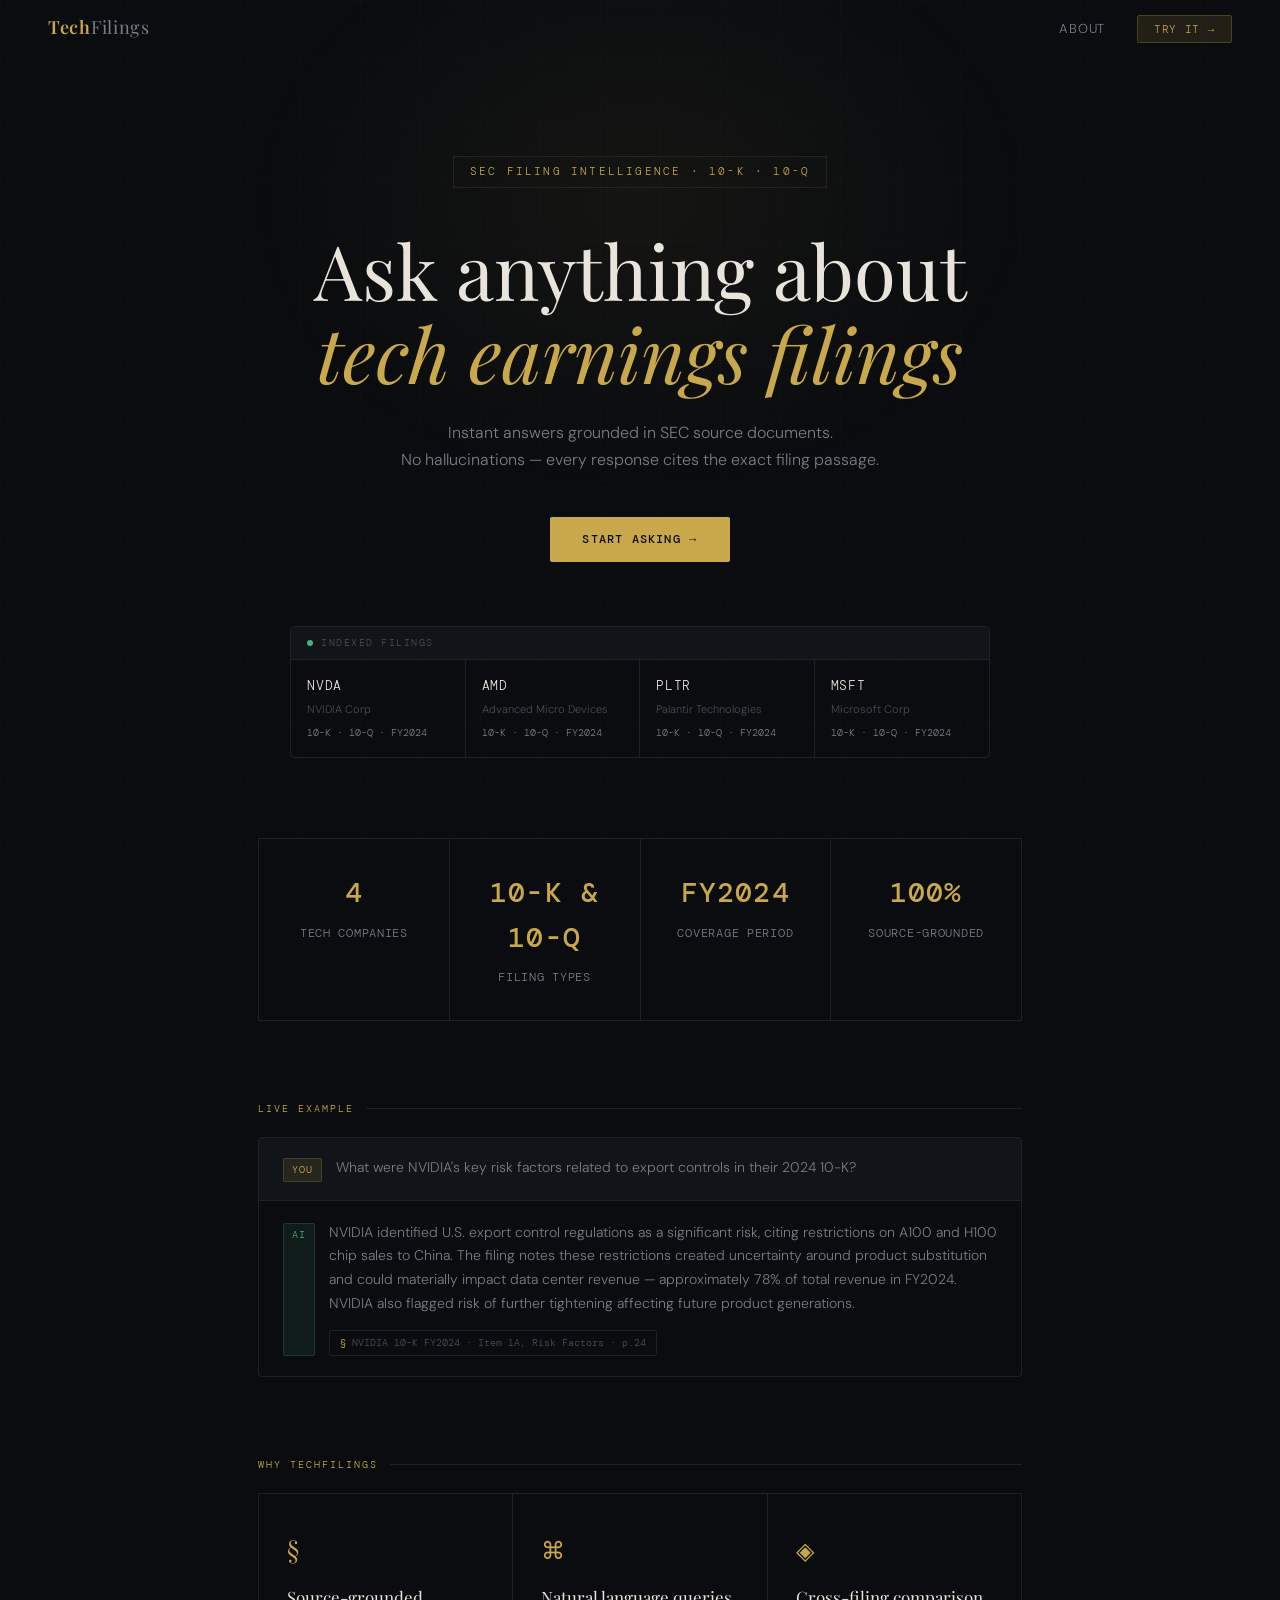
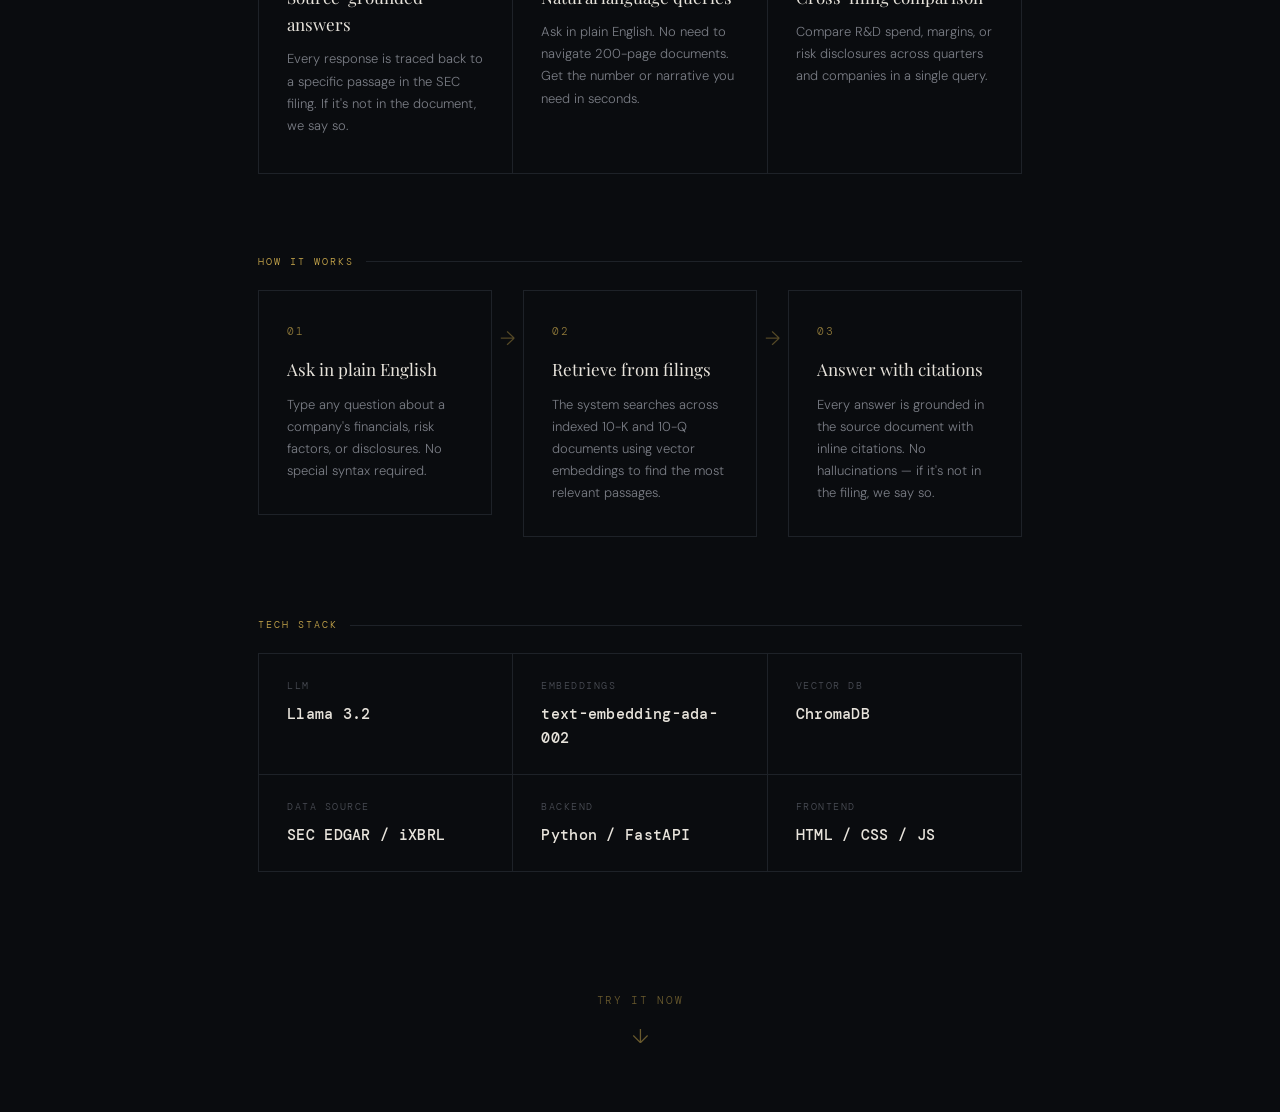
<file: frontend/index.html>
<!DOCTYPE html>
<html lang="en">
<head>
  <meta charset="UTF-8" />
  <meta name="viewport" content="width=device-width, initial-scale=1.0"/>
  <title>TechFilings — SEC Intelligence</title>
  <link rel="stylesheet" href="style.css" />
  <link href="https://fonts.googleapis.com/css2?family=Playfair+Display:ital,wght@0,400;0,600;1,400&family=DM+Mono:wght@300;400;500&family=DM+Sans:wght@300;400;500&display=swap" rel="stylesheet"/>
</head>
<body>

  <nav id="main-nav">
    <div class="logo">Tech<span>Filings</span></div>
    <ul class="nav-links">
      <li><a href="#about">About</a></li>
      <li><a href="chat.html" class="nav-cta">Try it →</a></li>
    </ul>
  </nav>

  <section id="about">

    <!-- Hero -->
    <div class="hero">
      <div class="eyebrow">SEC Filing Intelligence · 10-K · 10-Q</div>
      <h1>Ask anything about<br/><em>tech earnings filings</em></h1>
      <p class="subtitle">Instant answers grounded in SEC source documents.<br/>No hallucinations — every response cites the exact filing passage.</p>
      <a href="chat.html" class="hero-cta">Start asking →</a>
    </div>

    <!-- Ticker bar -->
    <div class="ticker-bar">
      <div class="ticker-bar-header">
        <div class="live-dot"></div>
        <span class="ticker-bar-label">Indexed Filings</span>
      </div>
      <div class="ticker-bar-items">
        <div class="ticker-bar-item">
          <div class="tbs">NVDA</div>
          <div class="tbn">NVIDIA Corp</div>
          <div class="tbf">10-K · 10-Q · FY2024</div>
        </div>
        <div class="ticker-bar-item">
          <div class="tbs">AMD</div>
          <div class="tbn">Advanced Micro Devices</div>
          <div class="tbf">10-K · 10-Q · FY2024</div>
        </div>
        <div class="ticker-bar-item">
          <div class="tbs">PLTR</div>
          <div class="tbn">Palantir Technologies</div>
          <div class="tbf">10-K · 10-Q · FY2024</div>
        </div>
        <div class="ticker-bar-item">
          <div class="tbs">MSFT</div>
          <div class="tbn">Microsoft Corp</div>
          <div class="tbf">10-K · 10-Q · FY2024</div>
        </div>
      </div>
    </div>

    <!-- Stats -->
    <div class="stats-section">
      <div class="stats-grid">
        <div class="stat-card">
          <div class="stat-number">4</div>
          <div class="stat-label">Tech Companies</div>
        </div>
        <div class="stat-card">
          <div class="stat-number">10-K & 10-Q</div>
          <div class="stat-label">Filing Types</div>
        </div>
        <div class="stat-card">
          <div class="stat-number">FY2024</div>
          <div class="stat-label">Coverage Period</div>
        </div>
        <div class="stat-card">
          <div class="stat-number">100%</div>
          <div class="stat-label">Source-Grounded</div>
        </div>
      </div>
    </div>

    <!-- Demo -->
    <div class="demo-section">
      <div class="section-label">Live example</div>
      <div class="demo-box">
        <div class="demo-query">
          <span class="demo-role role-user">You</span>
          <span class="demo-text">What were NVIDIA's key risk factors related to export controls in their 2024 10-K?</span>
        </div>
        <div class="demo-answer">
          <span class="demo-role role-ai">AI</span>
          <div>
            <p class="demo-text">NVIDIA identified U.S. export control regulations as a significant risk, citing restrictions on A100 and H100 chip sales to China. The filing notes these restrictions created uncertainty around product substitution and could materially impact data center revenue — approximately 78% of total revenue in FY2024. NVIDIA also flagged risk of further tightening affecting future product generations.</p>
            <div class="source-tag">NVIDIA 10-K FY2024 · Item 1A, Risk Factors · p.24</div>
          </div>
        </div>
      </div>
    </div>

    <!-- Features -->
    <div class="features-section">
      <div class="section-label">Why TechFilings</div>
      <div class="features-grid">
        <div class="feature-card">
          <div class="feature-icon">§</div>
          <div class="feature-title">Source-grounded answers</div>
          <p class="feature-desc">Every response is traced back to a specific passage in the SEC filing. If it's not in the document, we say so.</p>
        </div>
        <div class="feature-card">
          <div class="feature-icon">⌘</div>
          <div class="feature-title">Natural language queries</div>
          <p class="feature-desc">Ask in plain English. No need to navigate 200-page documents. Get the number or narrative you need in seconds.</p>
        </div>
        <div class="feature-card">
          <div class="feature-icon">◈</div>
          <div class="feature-title">Cross-filing comparison</div>
          <p class="feature-desc">Compare R&D spend, margins, or risk disclosures across quarters and companies in a single query.</p>
        </div>
      </div>
    </div>

    <!-- How it works -->
    <div class="how-section">
      <div class="section-label">How it works</div>
      <div class="how-steps">
        <div class="how-step">
          <div class="how-number">01</div>
          <div class="how-content">
            <div class="how-title">Ask in plain English</div>
            <p class="how-desc">Type any question about a company's financials, risk factors, or disclosures. No special syntax required.</p>
          </div>
        </div>
        <div class="how-connector">→</div>
        <div class="how-step">
          <div class="how-number">02</div>
          <div class="how-content">
            <div class="how-title">Retrieve from filings</div>
            <p class="how-desc">The system searches across indexed 10-K and 10-Q documents using vector embeddings to find the most relevant passages.</p>
          </div>
        </div>
        <div class="how-connector">→</div>
        <div class="how-step">
          <div class="how-number">03</div>
          <div class="how-content">
            <div class="how-title">Answer with citations</div>
            <p class="how-desc">Every answer is grounded in the source document with inline citations. No hallucinations — if it's not in the filing, we say so.</p>
          </div>
        </div>
      </div>
    </div>

    <!-- Tech Stack -->
    <div class="tech-section">
      <div class="section-label">Tech Stack</div>
      <div class="tech-grid">
        <div class="tech-card">
          <div class="tech-category">LLM</div>
          <div class="tech-value">Llama 3.2</div>
        </div>
        <div class="tech-card">
          <div class="tech-category">Embeddings</div>
          <div class="tech-value">text-embedding-ada-002</div>
        </div>
        <div class="tech-card">
          <div class="tech-category">Vector DB</div>
          <div class="tech-value">ChromaDB</div>
        </div>
        <div class="tech-card">
          <div class="tech-category">Data Source</div>
          <div class="tech-value">SEC EDGAR / iXBRL</div>
        </div>
        <div class="tech-card">
          <div class="tech-category">Backend</div>
          <div class="tech-value">Python / FastAPI</div>
        </div>
        <div class="tech-card">
          <div class="tech-category">Frontend</div>
          <div class="tech-value">HTML / CSS / JS</div>
        </div>
      </div>
    </div>

    <div class="scroll-indicator" onclick="window.location.href='chat.html'">
      <span>Try it now</span>
      <div class="scroll-arrow">↓</div>
    </div>

  </section>

  <script>
    window.addEventListener("scroll", () => {
      const nav = document.getElementById("main-nav");
      nav.classList.toggle("scrolled", window.scrollY > 60);
    });
  </script>
</body>
</html>
</file>
<file: frontend/style.css>
@import url('https://fonts.googleapis.com/css2?family=Playfair+Display:ital,wght@0,400;0,600;1,400&family=DM+Mono:wght@300;400;500&family=DM+Sans:wght@300;400;500&display=swap');

/* ── Variables ─────────────────────────────────────────────────────────── */
:root {
  --bg:         #0a0c0f;
  --surface:    #111418;
  --surface2:   #0d0f13;
  --border:     #1e2228;
  --gold:       #c9a84c;
  --gold-light: #e8c97a;
  --gold-dim:   rgba(201,168,76,0.12);
  --text:       #e8e4dc;
  --text-muted: #7a7d85;
  --text-dim:   #4a4d55;
  --green:      #4caf82;
  --red:        #e05c5c;
  --nav-h:      56px;
}

/* ── Reset ─────────────────────────────────────────────────────────────── */
*, *::before, *::after { box-sizing: border-box; margin: 0; padding: 0; }

html { scroll-behavior: smooth; }

body {
  background: var(--bg);
  color: var(--text);
  font-family: 'DM Sans', sans-serif;
  font-weight: 300;
  font-size: 15px;
  line-height: 1.6;
  overflow-x: hidden;
}

/* Grid background */
body::before {
  content: '';
  position: fixed;
  inset: 0;
  background-image:
    linear-gradient(rgba(201,168,76,0.025) 1px, transparent 1px),
    linear-gradient(90deg, rgba(201,168,76,0.025) 1px, transparent 1px);
  background-size: 60px 60px;
  pointer-events: none;
  z-index: 0;
}

/* ── Nav ───────────────────────────────────────────────────────────────── */
nav {
  position: fixed;
  top: 0; left: 0; right: 0;
  height: var(--nav-h);
  z-index: 100;
  display: flex;
  align-items: center;
  justify-content: space-between;
  padding: 0 48px;
  border-bottom: 1px solid transparent;
  transition: background 0.3s, border-color 0.3s;
}

nav.scrolled {
  background: rgba(10,12,15,0.92);
  border-color: var(--border);
  backdrop-filter: blur(12px);
}

.logo {
  font-family: 'Playfair Display', serif;
  font-size: 18px;
  font-weight: 600;
  color: var(--gold);
  letter-spacing: 0.04em;
}
.logo span { color: var(--text-muted); font-weight: 400; }

.nav-links {
  display: flex;
  gap: 32px;
  list-style: none;
  align-items: center;
}
.nav-links a {
  color: var(--text-muted);
  text-decoration: none;
  font-size: 13px;
  letter-spacing: 0.06em;
  text-transform: uppercase;
  transition: color 0.2s;
}
.nav-links a:hover { color: var(--gold); }

.nav-cta {
  background: var(--gold-dim) !important;
  border: 1px solid rgba(201,168,76,0.25) !important;
  color: var(--gold) !important;
  padding: 6px 16px;
  border-radius: 2px;
  font-family: 'DM Mono', monospace !important;
  font-size: 11px !important;
}
.nav-cta:hover { background: rgba(201,168,76,0.2) !important; }

/* ══════════════════════════════════════════════════════════════════════════
   LANDING SECTION
══════════════════════════════════════════════════════════════════════════ */
#about {
  position: relative;
  z-index: 1;
  min-height: 100vh;
  padding-top: var(--nav-h);
}

#about::before {
  content: '';
  position: absolute;
  top: -100px; left: 50%;
  transform: translateX(-50%);
  width: 800px; height: 600px;
  background: radial-gradient(ellipse, rgba(201,168,76,0.06) 0%, transparent 70%);
  pointer-events: none;
}

/* ── Hero ──────────────────────────────────────────────────────────────── */
.hero {
  display: flex;
  flex-direction: column;
  align-items: center;
  text-align: center;
  padding: 100px 48px 64px;
  animation: fadeUp 0.7s ease both;
}

.eyebrow {
  font-family: 'DM Mono', monospace;
  font-size: 11px;
  letter-spacing: 0.2em;
  text-transform: uppercase;
  color: var(--gold);
  border: 1px solid var(--gold-dim);
  padding: 6px 16px;
  margin-bottom: 40px;
}

h1 {
  font-family: 'Playfair Display', serif;
  font-size: clamp(40px, 6vw, 76px);
  font-weight: 400;
  line-height: 1.1;
  color: var(--text);
  max-width: 760px;
  margin-bottom: 24px;
}
h1 em { font-style: italic; color: var(--gold); }

.subtitle {
  font-size: 16px;
  color: var(--text-muted);
  max-width: 500px;
  line-height: 1.7;
  margin-bottom: 44px;
}

.hero-cta {
  display: inline-block;
  background: var(--gold);
  color: #0a0c0f;
  text-decoration: none;
  padding: 13px 32px;
  font-family: 'DM Mono', monospace;
  font-size: 12px;
  font-weight: 500;
  letter-spacing: 0.1em;
  text-transform: uppercase;
  border-radius: 2px;
  transition: background 0.2s, transform 0.15s;
}
.hero-cta:hover { background: var(--gold-light); transform: translateY(-1px); }

/* ── Ticker bar ────────────────────────────────────────────────────────── */
.ticker-bar {
  max-width: 700px;
  margin: 0 auto 80px;
  border: 1px solid var(--border);
  border-radius: 4px;
  overflow: hidden;
  animation: fadeUp 0.7s 0.2s ease both;
}

.ticker-bar-header {
  background: var(--surface);
  border-bottom: 1px solid var(--border);
  padding: 8px 16px;
  display: flex;
  align-items: center;
  gap: 8px;
}

.live-dot {
  width: 6px; height: 6px;
  background: var(--green);
  border-radius: 50%;
  animation: pulse 2s infinite;
}

.ticker-bar-label {
  font-family: 'DM Mono', monospace;
  font-size: 10px;
  letter-spacing: 0.15em;
  text-transform: uppercase;
  color: var(--text-dim);
}

.ticker-bar-items {
  display: grid;
  grid-template-columns: repeat(4, 1fr);
}

.ticker-bar-item {
  padding: 16px;
  border-right: 1px solid var(--border);
  transition: background 0.2s;
}
.ticker-bar-item:last-child { border-right: none; }
.ticker-bar-item:hover { background: var(--surface); }

.tbs {
  font-family: 'DM Mono', monospace;
  font-size: 13px;
  color: var(--text);
  letter-spacing: 0.06em;
  margin-bottom: 4px;
}
.tbn { font-size: 11px; color: var(--text-dim); margin-bottom: 6px; }
.tbf { font-size: 10px; font-family: 'DM Mono', monospace; color: var(--text-muted); }

/* ── Demo section ──────────────────────────────────────────────────────── */
.demo-section {
  max-width: 860px;
  margin: 0 auto 80px;
  padding: 0 48px;
  animation: fadeUp 0.7s 0.3s ease both;
}

.section-label {
  font-family: 'DM Mono', monospace;
  font-size: 10px;
  letter-spacing: 0.2em;
  text-transform: uppercase;
  color: var(--gold);
  margin-bottom: 20px;
  display: flex;
  align-items: center;
  gap: 12px;
}
.section-label::after {
  content: '';
  flex: 1;
  height: 1px;
  background: var(--border);
}

.demo-box {
  border: 1px solid var(--border);
  border-radius: 4px;
  overflow: hidden;
}

.demo-query {
  background: var(--surface);
  border-bottom: 1px solid var(--border);
  padding: 18px 24px;
  display: flex;
  align-items: flex-start;
  gap: 14px;
}

.demo-answer {
  padding: 20px 24px;
  display: flex;
  gap: 14px;
}

.demo-role {
  font-family: 'DM Mono', monospace;
  font-size: 10px;
  letter-spacing: 0.1em;
  text-transform: uppercase;
  padding: 3px 8px;
  border-radius: 2px;
  white-space: nowrap;
  margin-top: 2px;
  flex-shrink: 0;
}

.role-user {
  background: var(--gold-dim);
  color: var(--gold);
  border: 1px solid rgba(201,168,76,0.2);
}

.role-ai {
  background: rgba(76,175,130,0.1);
  color: var(--green);
  border: 1px solid rgba(76,175,130,0.2);
}

.demo-text {
  font-size: 14px;
  color: var(--text-muted);
  line-height: 1.7;
}

.source-tag {
  display: inline-flex;
  align-items: center;
  gap: 6px;
  margin-top: 14px;
  font-family: 'DM Mono', monospace;
  font-size: 10px;
  color: var(--text-dim);
  border: 1px solid var(--border);
  padding: 4px 10px;
  border-radius: 2px;
}
.source-tag::before { content: '§'; color: var(--gold); }

/* ── Features ──────────────────────────────────────────────────────────── */
.features-section {
  max-width: 860px;
  margin: 0 auto 80px;
  padding: 0 48px;
  animation: fadeUp 0.7s 0.4s ease both;
}

.features-grid {
  display: grid;
  grid-template-columns: repeat(3, 1fr);
  gap: 1px;
  background: var(--border);
  border: 1px solid var(--border);
}

.feature-card {
  background: var(--bg);
  padding: 36px 28px;
  transition: background 0.2s;
}
.feature-card:hover { background: var(--surface); }

.feature-icon {
  font-family: 'Playfair Display', serif;
  font-size: 24px;
  color: var(--gold);
  margin-bottom: 16px;
}

.feature-title {
  font-family: 'Playfair Display', serif;
  font-size: 17px;
  font-weight: 400;
  color: var(--text);
  margin-bottom: 10px;
}

.feature-desc {
  font-size: 13px;
  color: var(--text-muted);
  line-height: 1.7;
}

/* ── Scroll indicator ──────────────────────────────────────────────────── */
.scroll-indicator {
  display: flex;
  flex-direction: column;
  align-items: center;
  gap: 10px;
  padding: 40px 0 60px;
  cursor: pointer;
  opacity: 0.5;
  transition: opacity 0.2s;
}
.scroll-indicator:hover { opacity: 1; }

.scroll-indicator span {
  font-family: 'DM Mono', monospace;
  font-size: 11px;
  letter-spacing: 0.15em;
  text-transform: uppercase;
  color: var(--gold);
}

.scroll-arrow {
  font-size: 20px;
  color: var(--gold);
  animation: bounce 2s infinite;
}

/* ══════════════════════════════════════════════════════════════════════════
   CHAT PAGE (chat.html)
══════════════════════════════════════════════════════════════════════════ */

body.chat-page {
  height: 100vh;
  overflow: hidden;
  display: flex;
  flex-direction: column;
}

.chat-page-layout {
  display: flex;
  flex: 1;
  height: calc(100vh - var(--nav-h));
  margin-top: var(--nav-h);
  overflow: hidden;
  position: relative;
  z-index: 1;
}

/* ── Sidebar ───────────────────────────────────────────────────────────── */
.sidebar {
  width: 220px;
  flex-shrink: 0;
  border-right: 1px solid var(--border);
  background: var(--surface2);
  padding: 28px 20px;
  overflow-y: auto;
}

.sidebar-label {
  font-family: 'DM Mono', monospace;
  font-size: 11px;
  letter-spacing: 0.12em;
  text-transform: uppercase;
  color: var(--text-muted);
  margin-bottom: 12px;
}

.ticker-list, .filing-list { list-style: none; margin-bottom: 8px; }

.ticker-item {
  display: flex;
  align-items: center;
  gap: 10px;
  padding: 8px 10px;
  border-radius: 3px;
  transition: background 0.15s;
}
.ticker-item:hover { background: var(--border); }

.ticker-sym {
  font-family: 'DM Mono', monospace;
  font-size: 13px;
  color: var(--text);
  min-width: 36px;
}
.ticker-name { font-size: 12px; color: var(--text-muted); }

.filing-list li {
  font-family: 'DM Mono', monospace;
  font-size: 12px;
  color: var(--text-muted);
  padding: 5px 10px;
}

.sidebar-divider { height: 1px; background: var(--border); margin: 20px 0; }
.sidebar-note { font-size: 12px; color: var(--text-muted); line-height: 1.6; padding: 0 4px; }

/* ── Chat area ─────────────────────────────────────────────────────────── */
.chat-area {
  flex: 1;
  display: flex;
  flex-direction: column;
  overflow: hidden;
  min-height: 0;
}

#chat-container {
  flex: 1;
  overflow-y: auto;
  padding: 32px 48px 16px;
  scroll-behavior: smooth;
  min-height: 0;
}

#chat-container::-webkit-scrollbar { width: 4px; }
#chat-container::-webkit-scrollbar-track { background: transparent; }
#chat-container::-webkit-scrollbar-thumb { background: var(--border); border-radius: 2px; }
#chat-container::-webkit-scrollbar-thumb:hover { background: var(--gold); }

/* ── Empty state ───────────────────────────────────────────────────────── */
.empty-state {
  display: flex;
  flex-direction: column;
  align-items: center;
  justify-content: center;
  height: 100%;
  padding-bottom: 80px;
  text-align: center;
}

.empty-icon {
  font-family: 'Playfair Display', serif;
  font-size: 48px;
  color: var(--gold);
  opacity: 0.3;
  margin-bottom: 16px;
}

.empty-title {
  font-family: 'Playfair Display', serif;
  font-size: 22px;
  font-weight: 400;
  color: var(--text-muted);
  margin-bottom: 28px;
}

.example-pills {
  display: flex;
  flex-wrap: wrap;
  gap: 8px;
  justify-content: center;
  max-width: 560px;
}

.pill {
  background: none;
  border: 1px solid var(--border);
  color: var(--text-muted);
  padding: 7px 14px;
  font-size: 12px;
  font-family: 'DM Mono', monospace;
  border-radius: 2px;
  cursor: pointer;
  transition: all 0.2s;
}
.pill:hover { border-color: var(--gold-dim); color: var(--gold); background: var(--gold-dim); }

/* ── Messages ──────────────────────────────────────────────────────────── */
.message { margin-bottom: 28px; animation: fadeUp 0.3s ease both; }

.message-user { display: flex; justify-content: flex-end; }

.bubble-user {
  background: var(--surface);
  border: 1px solid var(--border);
  border-radius: 12px 12px 2px 12px;
  padding: 12px 16px;
  max-width: 65%;
  font-size: 14px;
  color: var(--text);
  line-height: 1.6;
}

.answer-text {
  font-size: 14px;
  color: var(--text-muted);
  line-height: 1.8;
  margin-bottom: 4px;
}
.answer-text strong { color: var(--text); font-weight: 500; }
.answer-text code {
  font-family: 'DM Mono', monospace;
  font-size: 12px;
  background: var(--surface);
  border: 1px solid var(--border);
  padding: 1px 5px;
  border-radius: 3px;
  color: var(--gold);
}

.bubble.loading { display: flex; align-items: center; gap: 6px; padding: 16px 0; }
.dot { width: 5px; height: 5px; background: var(--text-dim); border-radius: 50%; animation: blink 1.2s infinite; }
.dot:nth-child(2) { animation-delay: 0.2s; }
.dot:nth-child(3) { animation-delay: 0.4s; }

.message-error .error-text { font-size: 13px; color: var(--red); font-family: 'DM Mono', monospace; }

/* ── Citations ─────────────────────────────────────────────────────────── */
.citations { margin-top: 20px; border-top: 1px solid var(--border); padding-top: 16px; }

.citations-header {
  font-family: 'DM Mono', monospace;
  font-size: 10px;
  letter-spacing: 0.18em;
  text-transform: uppercase;
  color: var(--text-dim);
  margin-bottom: 10px;
}

.citation-item {
  border: 1px solid var(--border);
  border-radius: 3px;
  margin-bottom: 6px;
  overflow: hidden;
  transition: border-color 0.2s;
}
.citation-item:hover { border-color: var(--gold-dim); }

.citation-label {
  font-family: 'DM Mono', monospace;
  font-size: 11px;
  color: var(--gold);
  padding: 8px 12px;
  background: var(--surface2);
  border-bottom: 1px solid var(--border);
  cursor: pointer;
  letter-spacing: 0.04em;
}
.citation-label::before { content: '▸ '; color: var(--text-dim); font-size: 9px; }
.citation-item.open .citation-label::before { content: '▾ '; }

.citation-body {
  font-size: 12px;
  color: var(--text-dim);
  padding: 10px 12px;
  line-height: 1.65;
  font-family: 'DM Mono', monospace;
  font-weight: 300;
  display: none;
}
.citation-item.open .citation-body { display: block; }

/* ── Input bar ─────────────────────────────────────────────────────────── */
.input-bar {
  padding: 16px 48px 24px;
  background: linear-gradient(transparent, var(--bg) 30%);
  flex-shrink: 0;
}

.input-wrap {
  display: flex;
  align-items: flex-end;
  gap: 10px;
  background: var(--surface);
  border: 1px solid var(--border);
  border-radius: 6px;
  padding: 10px 12px 10px 16px;
  transition: border-color 0.2s, box-shadow 0.2s;
}
.input-wrap:focus-within {
  border-color: var(--gold);
  box-shadow: 0 0 0 3px rgba(201,168,76,0.07);
}

#query-input {
  flex: 1;
  background: none;
  border: none;
  outline: none;
  resize: none;
  font-family: 'DM Sans', sans-serif;
  font-size: 14px;
  font-weight: 300;
  color: var(--text);
  line-height: 1.5;
  max-height: 160px;
  overflow-y: auto;
  caret-color: var(--gold);
}
#query-input::placeholder { color: var(--text-dim); }

#send-btn {
  width: 34px; height: 34px;
  flex-shrink: 0;
  background: var(--gold);
  border: none;
  border-radius: 3px;
  color: #0a0c0f;
  cursor: pointer;
  display: flex;
  align-items: center;
  justify-content: center;
  transition: background 0.2s, transform 0.15s;
}
#send-btn:hover { background: var(--gold-light); transform: scale(1.05); }
#send-btn:disabled { background: var(--border); color: var(--text-dim); cursor: not-allowed; transform: none; }

.input-hint {
  font-family: 'DM Mono', monospace;
  font-size: 11px;
  color: var(--text-muted);
  text-align: right;
  margin-top: 6px;
  letter-spacing: 0.05em;
}

/* ── Cookie banner ─────────────────────────────────────────────────────── */
.cookie-banner {
  position: fixed;
  bottom: 24px; left: 50%;
  transform: translateX(-50%);
  z-index: 200;
  background: var(--surface);
  border: 1px solid var(--border);
  border-radius: 4px;
  padding: 16px 20px;
  display: flex;
  align-items: center;
  gap: 20px;
  max-width: 580px;
  width: calc(100% - 48px);
  box-shadow: 0 8px 40px rgba(0,0,0,0.5);
  animation: slideUp 0.4s ease both;
}

.cookie-text { font-size: 12px; color: var(--text-muted); line-height: 1.5; flex: 1; }
.cookie-text strong { color: var(--text); font-weight: 400; }
.cookie-actions { display: flex; gap: 8px; flex-shrink: 0; }

/* ── Feedback overlay ──────────────────────────────────────────────────── */
.overlay {
  position: fixed;
  inset: 0;
  z-index: 300;
  background: rgba(10,12,15,0.85);
  backdrop-filter: blur(6px);
  display: flex;
  align-items: center;
  justify-content: center;
}
.overlay.hidden { display: none; }

.feedback-modal {
  background: var(--surface);
  border: 1px solid var(--border);
  border-left: 3px solid var(--gold);
  border-radius: 4px;
  padding: 36px 40px;
  max-width: 520px;
  width: calc(100% - 48px);
  animation: fadeUp 0.3s ease both;
}

.feedback-eyebrow {
  font-family: 'DM Mono', monospace;
  font-size: 10px;
  letter-spacing: 0.18em;
  text-transform: uppercase;
  color: var(--gold);
  margin-bottom: 10px;
}

.feedback-title {
  font-family: 'Playfair Display', serif;
  font-size: 20px;
  font-weight: 400;
  color: var(--text);
  margin-bottom: 8px;
}

.feedback-subtitle {
  font-size: 13px;
  color: var(--text-muted);
  margin-bottom: 20px;
  line-height: 1.6;
}

#feedback-input {
  width: 100%;
  background: var(--bg);
  border: 1px solid var(--border);
  border-radius: 4px;
  color: var(--text);
  font-family: 'DM Sans', sans-serif;
  font-size: 13px;
  font-weight: 300;
  padding: 12px 14px;
  resize: none;
  outline: none;
  transition: border-color 0.2s;
  caret-color: var(--gold);
}
#feedback-input:focus { border-color: var(--gold); }
#feedback-input::placeholder { color: var(--text-dim); }

.word-counter { font-family: 'DM Mono', monospace; font-size: 11px; margin: 8px 0 16px; min-height: 16px; }
.word-counter.pending { color: var(--gold); }
.word-counter.ready   { color: var(--green); }

/* ── Buttons ───────────────────────────────────────────────────────────── */
.btn-gold {
  background: var(--gold);
  color: #0a0c0f;
  border: none;
  border-radius: 3px;
  padding: 9px 18px;
  font-family: 'DM Mono', monospace;
  font-size: 11px;
  font-weight: 500;
  letter-spacing: 0.08em;
  text-transform: uppercase;
  cursor: pointer;
  transition: background 0.2s;
  white-space: nowrap;
}
.btn-gold:hover:not(:disabled) { background: var(--gold-light); }
.btn-gold:disabled { background: var(--border); color: var(--text-dim); cursor: not-allowed; }

.btn-ghost {
  background: none;
  border: 1px solid var(--border);
  color: var(--text-muted);
  border-radius: 3px;
  padding: 8px 14px;
  font-family: 'DM Mono', monospace;
  font-size: 11px;
  letter-spacing: 0.08em;
  text-transform: uppercase;
  cursor: pointer;
  transition: all 0.2s;
  white-space: nowrap;
}
.btn-ghost:hover { border-color: var(--text-muted); }

/* ── Utilities ─────────────────────────────────────────────────────────── */
.hidden { display: none !important; }

/* ── Animations ────────────────────────────────────────────────────────── */
@keyframes fadeUp {
  from { opacity: 0; transform: translateY(12px); }
  to   { opacity: 1; transform: translateY(0); }
}
@keyframes slideUp {
  from { opacity: 0; transform: translate(-50%, 16px); }
  to   { opacity: 1; transform: translate(-50%, 0); }
}
@keyframes blink {
  0%, 80%, 100% { opacity: 0.2; transform: scale(1); }
  40%           { opacity: 1;   transform: scale(1.3); }
}
@keyframes pulse {
  0%, 100% { opacity: 1; }
  50%       { opacity: 0.3; }
}
@keyframes bounce {
  0%, 100% { transform: translateY(0); }
  50%       { transform: translateY(6px); }
}
/* ── Stats section ─────────────────────────────────────────────────────── */
.stats-section {
  max-width: 860px;
  margin: 0 auto 80px;
  padding: 0 48px;
  animation: fadeUp 0.7s 0.25s ease both;
}

.stats-grid {
  display: grid;
  grid-template-columns: repeat(4, 1fr);
  gap: 1px;
  background: var(--border);
  border: 1px solid var(--border);
}

.stat-card {
  background: var(--bg);
  padding: 32px 24px;
  text-align: center;
  transition: background 0.2s;
}
.stat-card:hover { background: var(--surface); }

.stat-number {
  font-family: 'DM Mono', monospace;
  font-size: 28px;
  font-weight: 500;
  color: var(--gold);
  letter-spacing: 0.04em;
  margin-bottom: 8px;
}

.stat-label {
  font-size: 12px;
  color: var(--text-muted);
  letter-spacing: 0.06em;
  text-transform: uppercase;
  font-family: 'DM Mono', monospace;
}

/* ── How it works ──────────────────────────────────────────────────────── */
.how-section {
  max-width: 860px;
  margin: 0 auto 80px;
  padding: 0 48px;
  animation: fadeUp 0.7s 0.45s ease both;
}

.how-steps {
  display: flex;
  align-items: flex-start;
}

.how-step {
  flex: 1;
  border: 1px solid var(--border);
  padding: 32px 28px;
  background: var(--bg);
  transition: background 0.2s;
}
.how-step:hover { background: var(--surface); }

.how-connector {
  font-size: 20px;
  color: var(--gold);
  opacity: 0.4;
  padding: 0 8px;
  margin-top: 32px;
  flex-shrink: 0;
}

.how-number {
  font-family: 'DM Mono', monospace;
  font-size: 11px;
  color: var(--gold);
  letter-spacing: 0.2em;
  margin-bottom: 16px;
  opacity: 0.7;
}

.how-title {
  font-family: 'Playfair Display', serif;
  font-size: 17px;
  font-weight: 400;
  color: var(--text);
  margin-bottom: 10px;
}

.how-desc {
  font-size: 13px;
  color: var(--text-muted);
  line-height: 1.7;
}

/* ── Tech stack ────────────────────────────────────────────────────────── */
.tech-section {
  max-width: 860px;
  margin: 0 auto 80px;
  padding: 0 48px;
  animation: fadeUp 0.7s 0.5s ease both;
}

.tech-grid {
  display: grid;
  grid-template-columns: repeat(3, 1fr);
  gap: 1px;
  background: var(--border);
  border: 1px solid var(--border);
}

.tech-card {
  background: var(--bg);
  padding: 24px 28px;
  transition: background 0.2s;
}
.tech-card:hover { background: var(--surface); }

.tech-category {
  font-family: 'DM Mono', monospace;
  font-size: 10px;
  letter-spacing: 0.15em;
  text-transform: uppercase;
  color: var(--text-dim);
  margin-bottom: 8px;
}

.tech-value {
  font-family: 'DM Mono', monospace;
  font-size: 15px;
  font-weight: 500;
  color: var(--text);
  letter-spacing: 0.02em;
}
</file>
